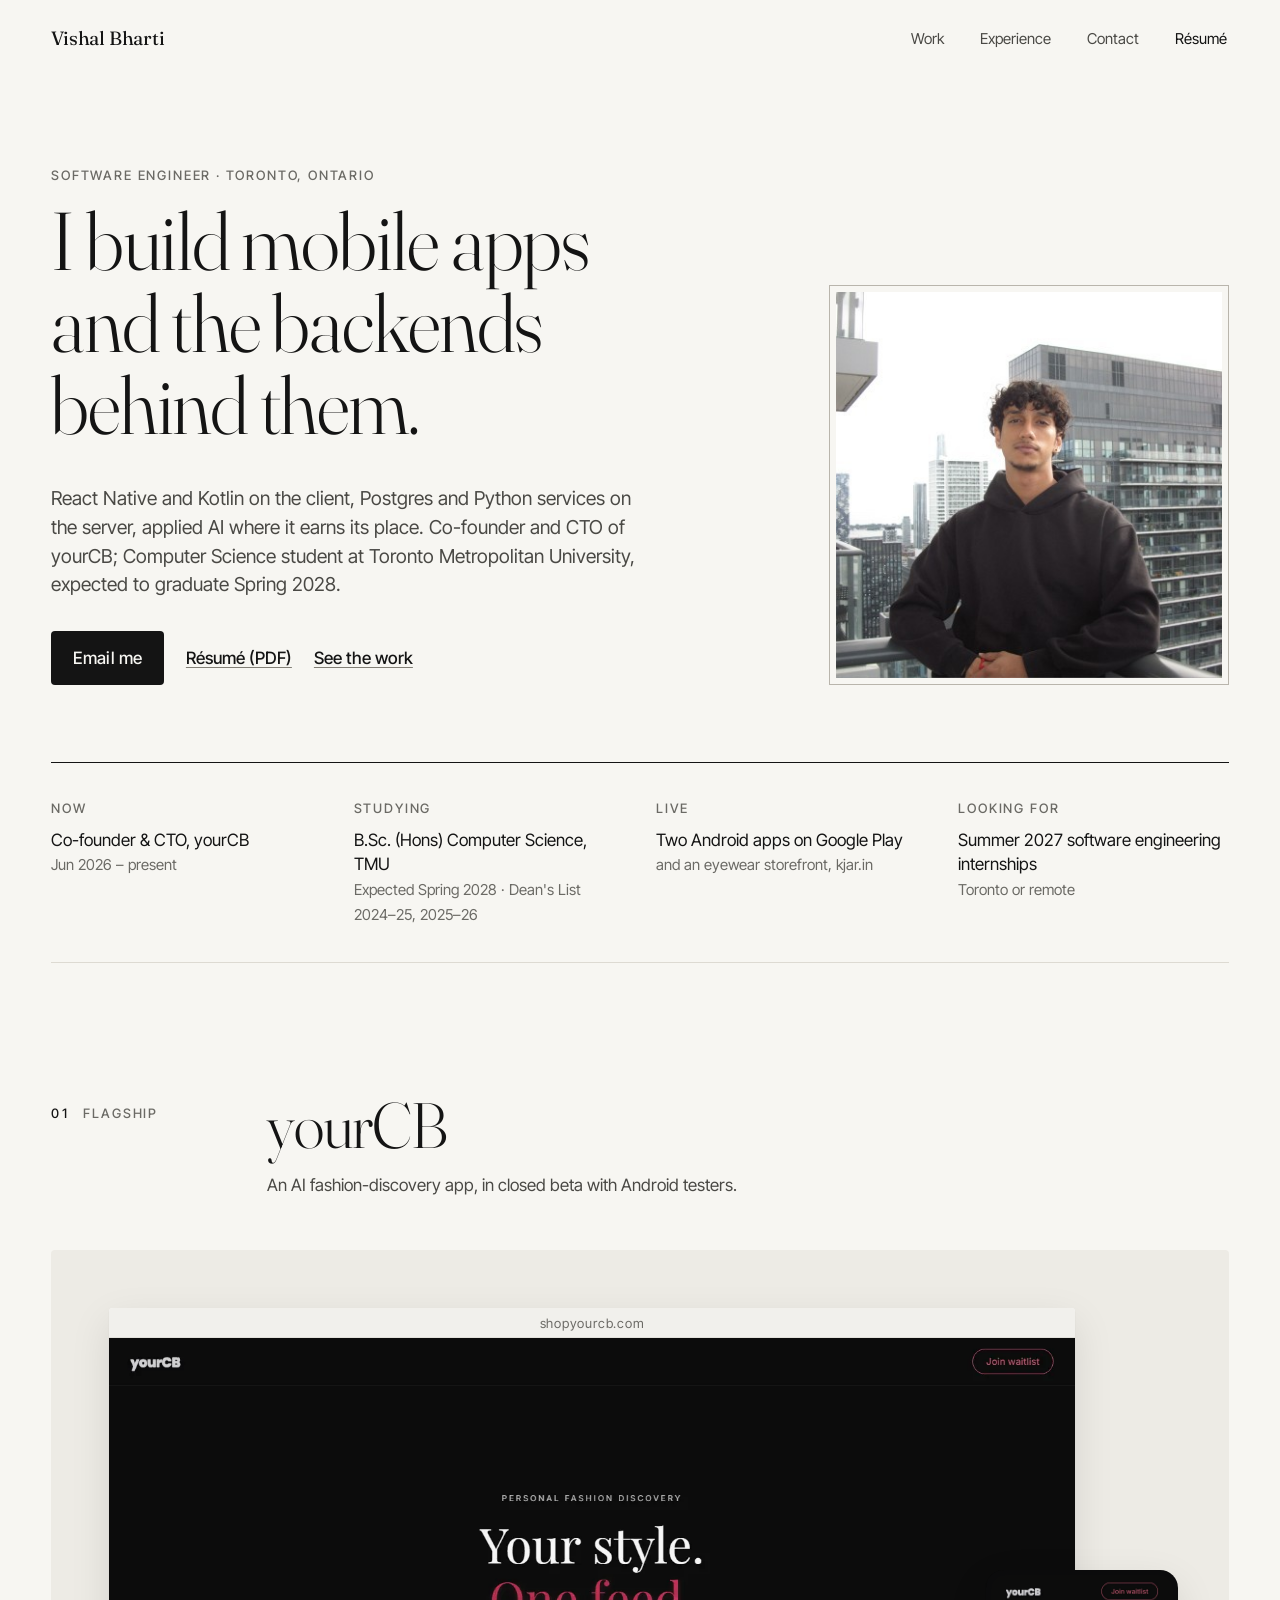
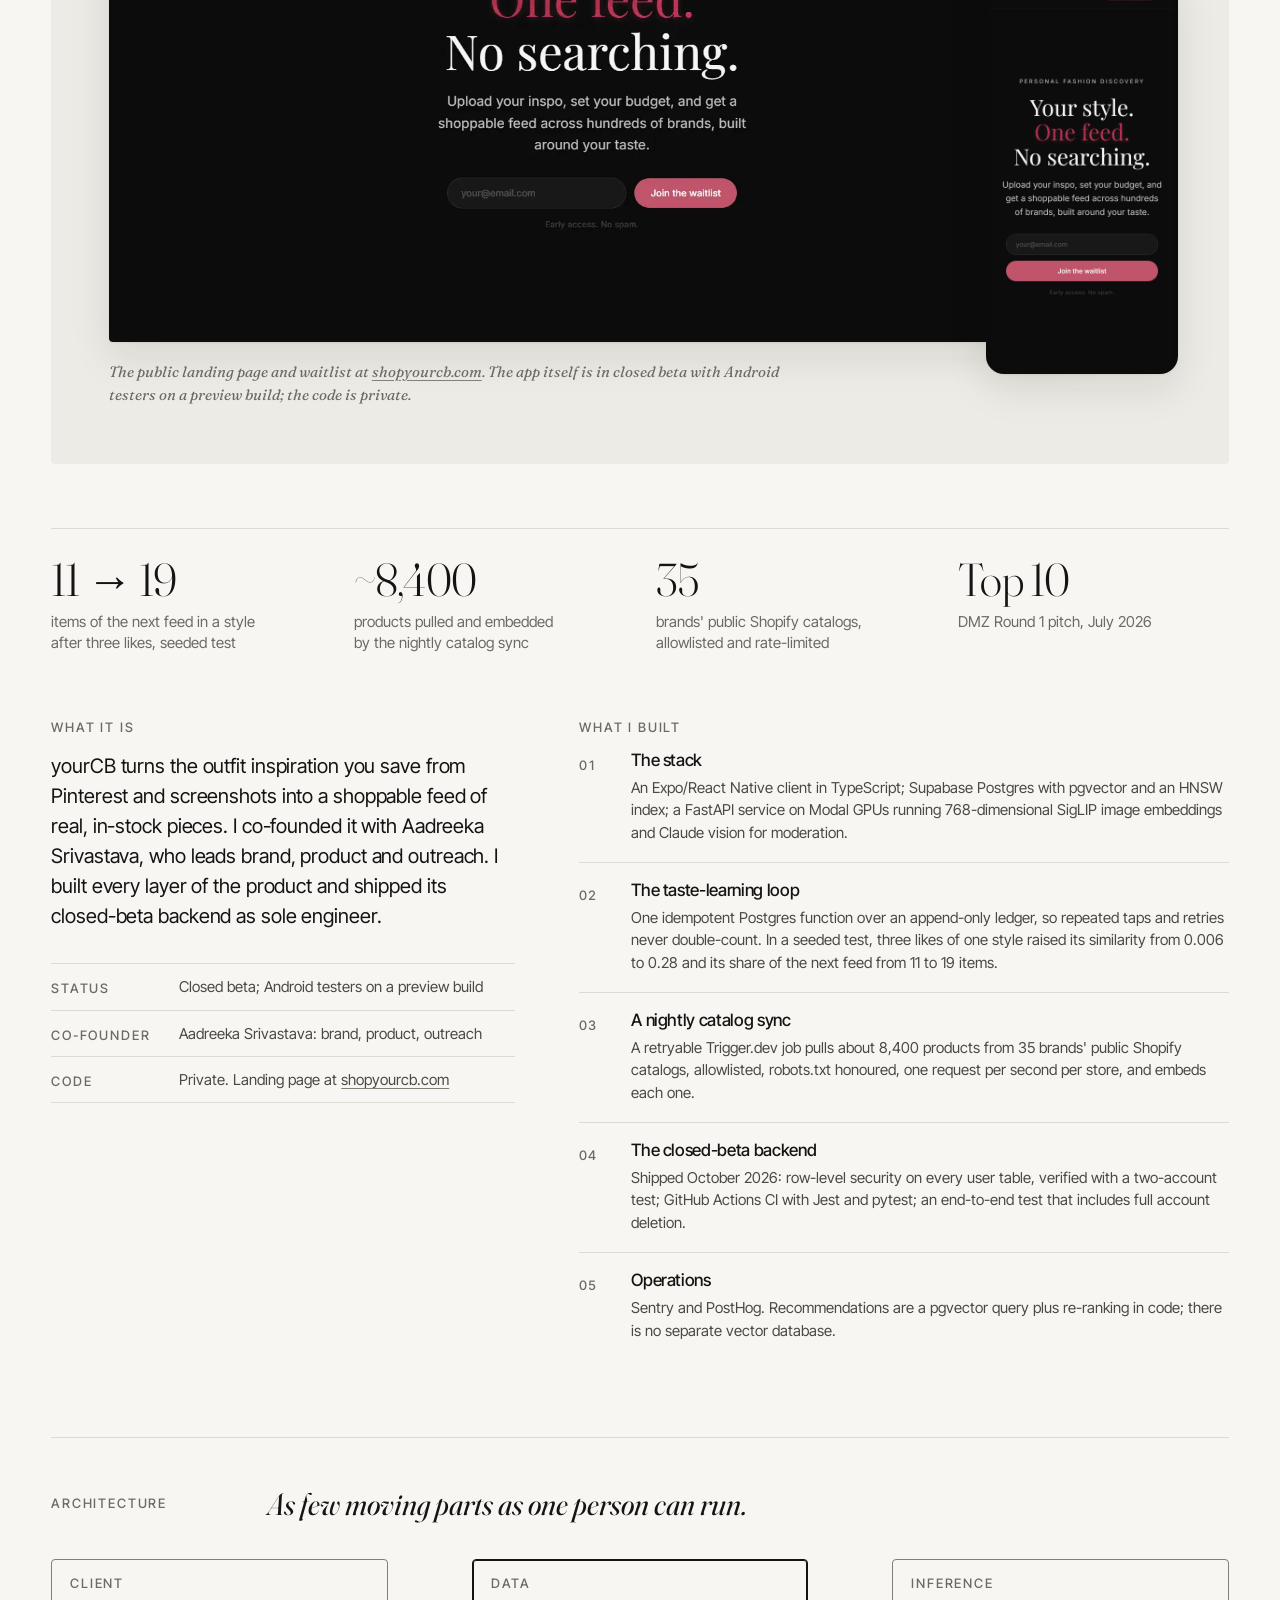
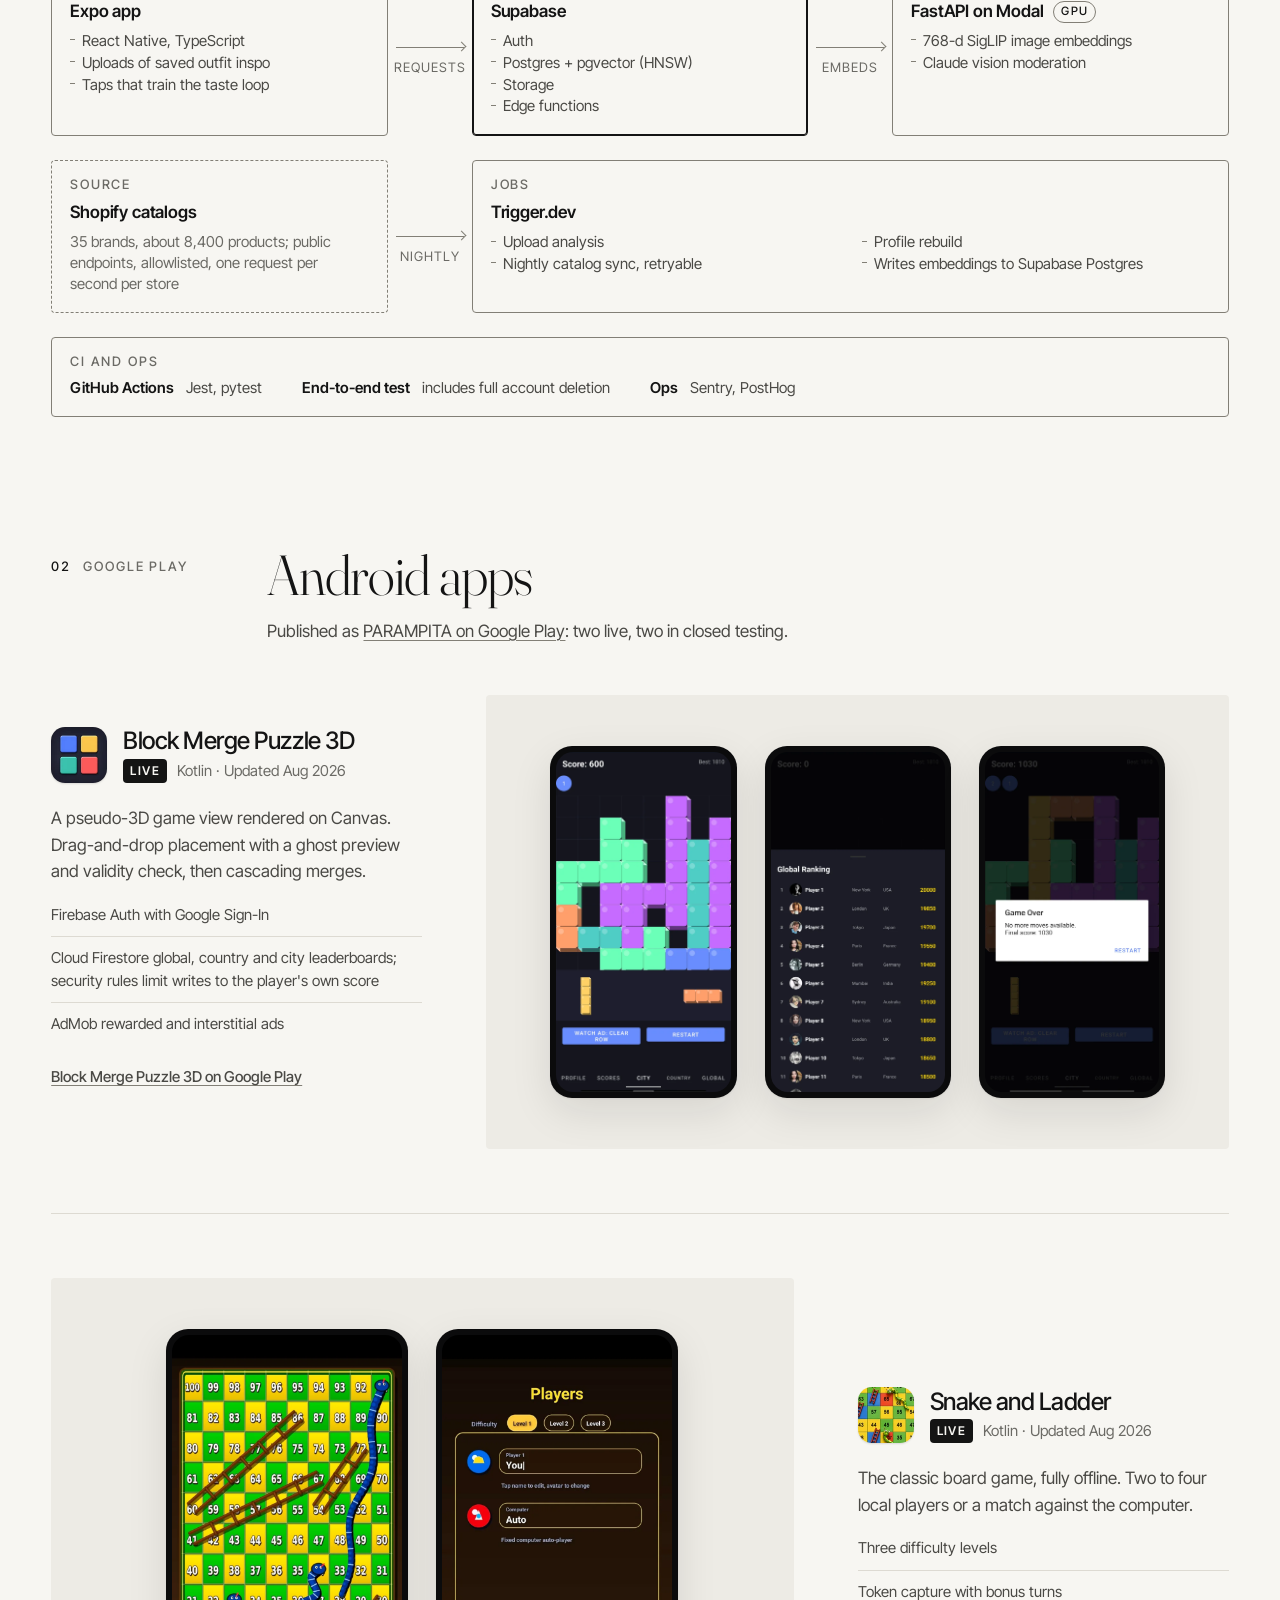
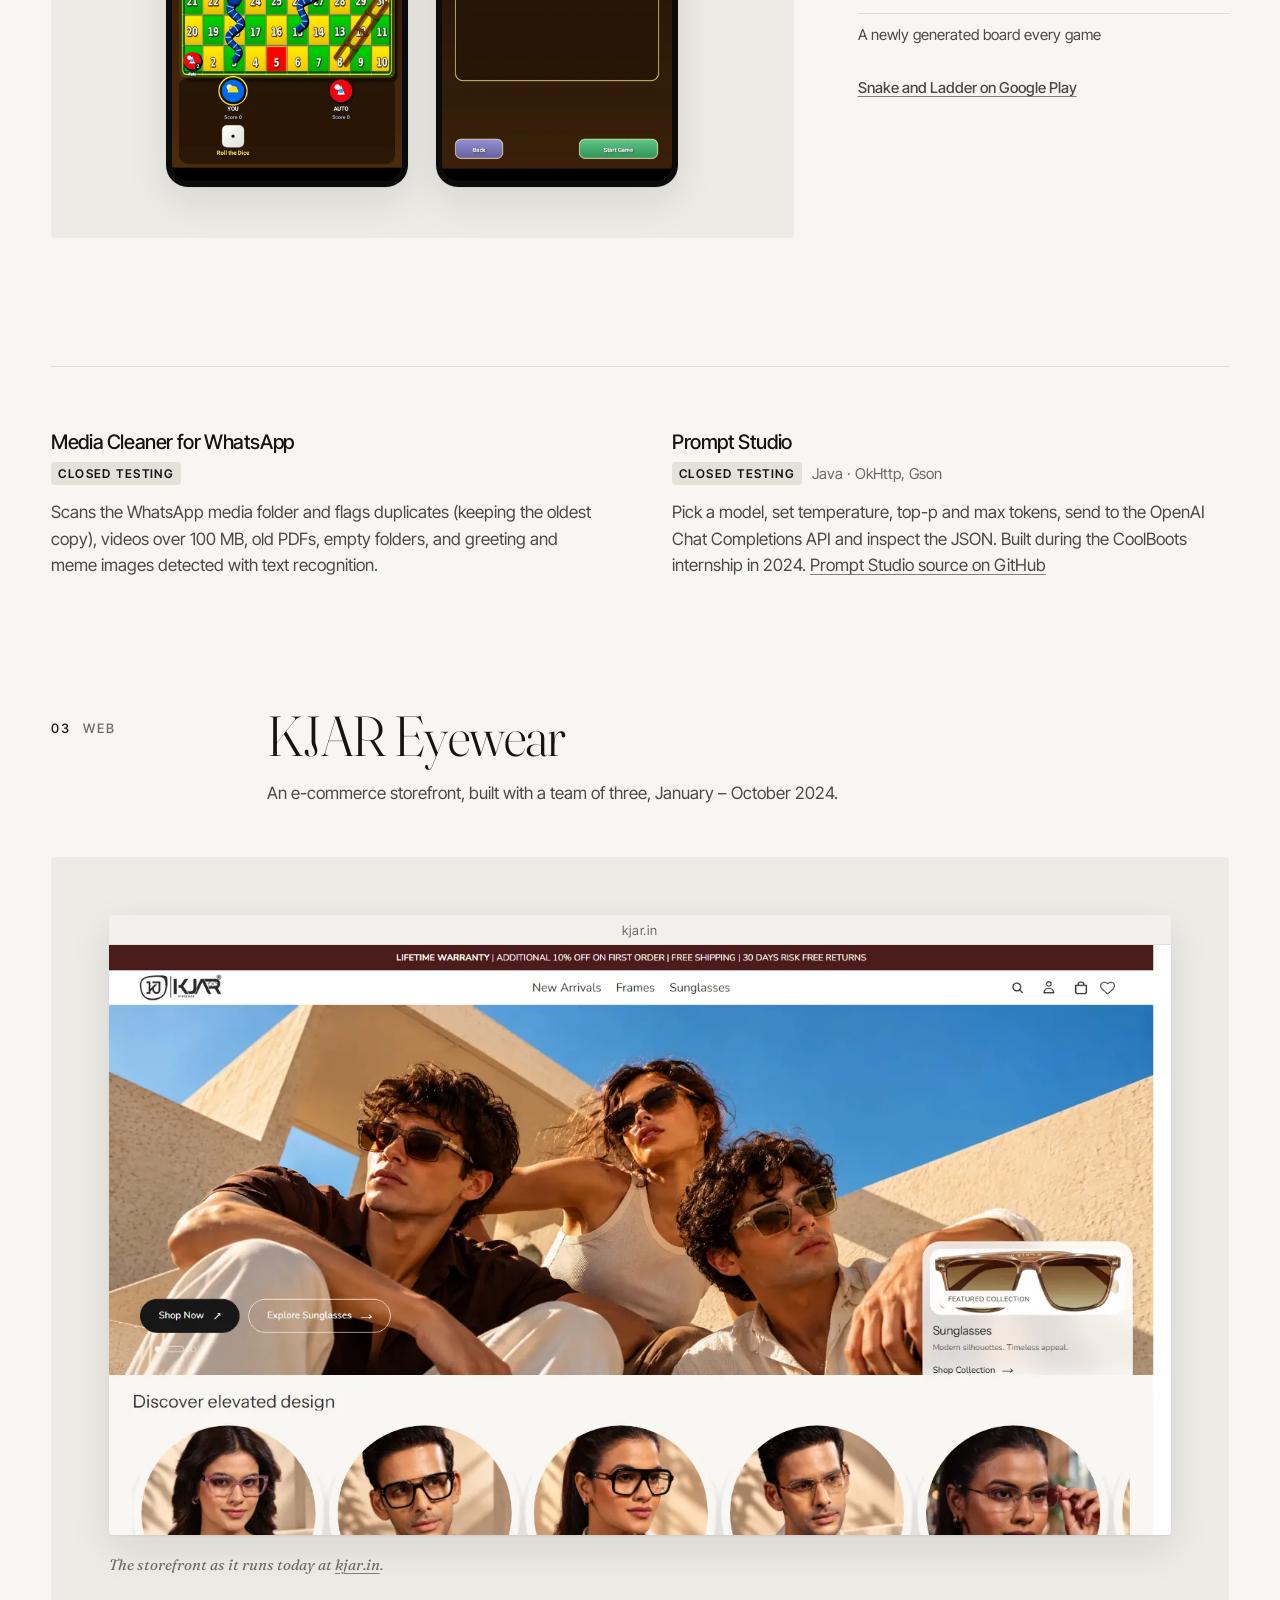
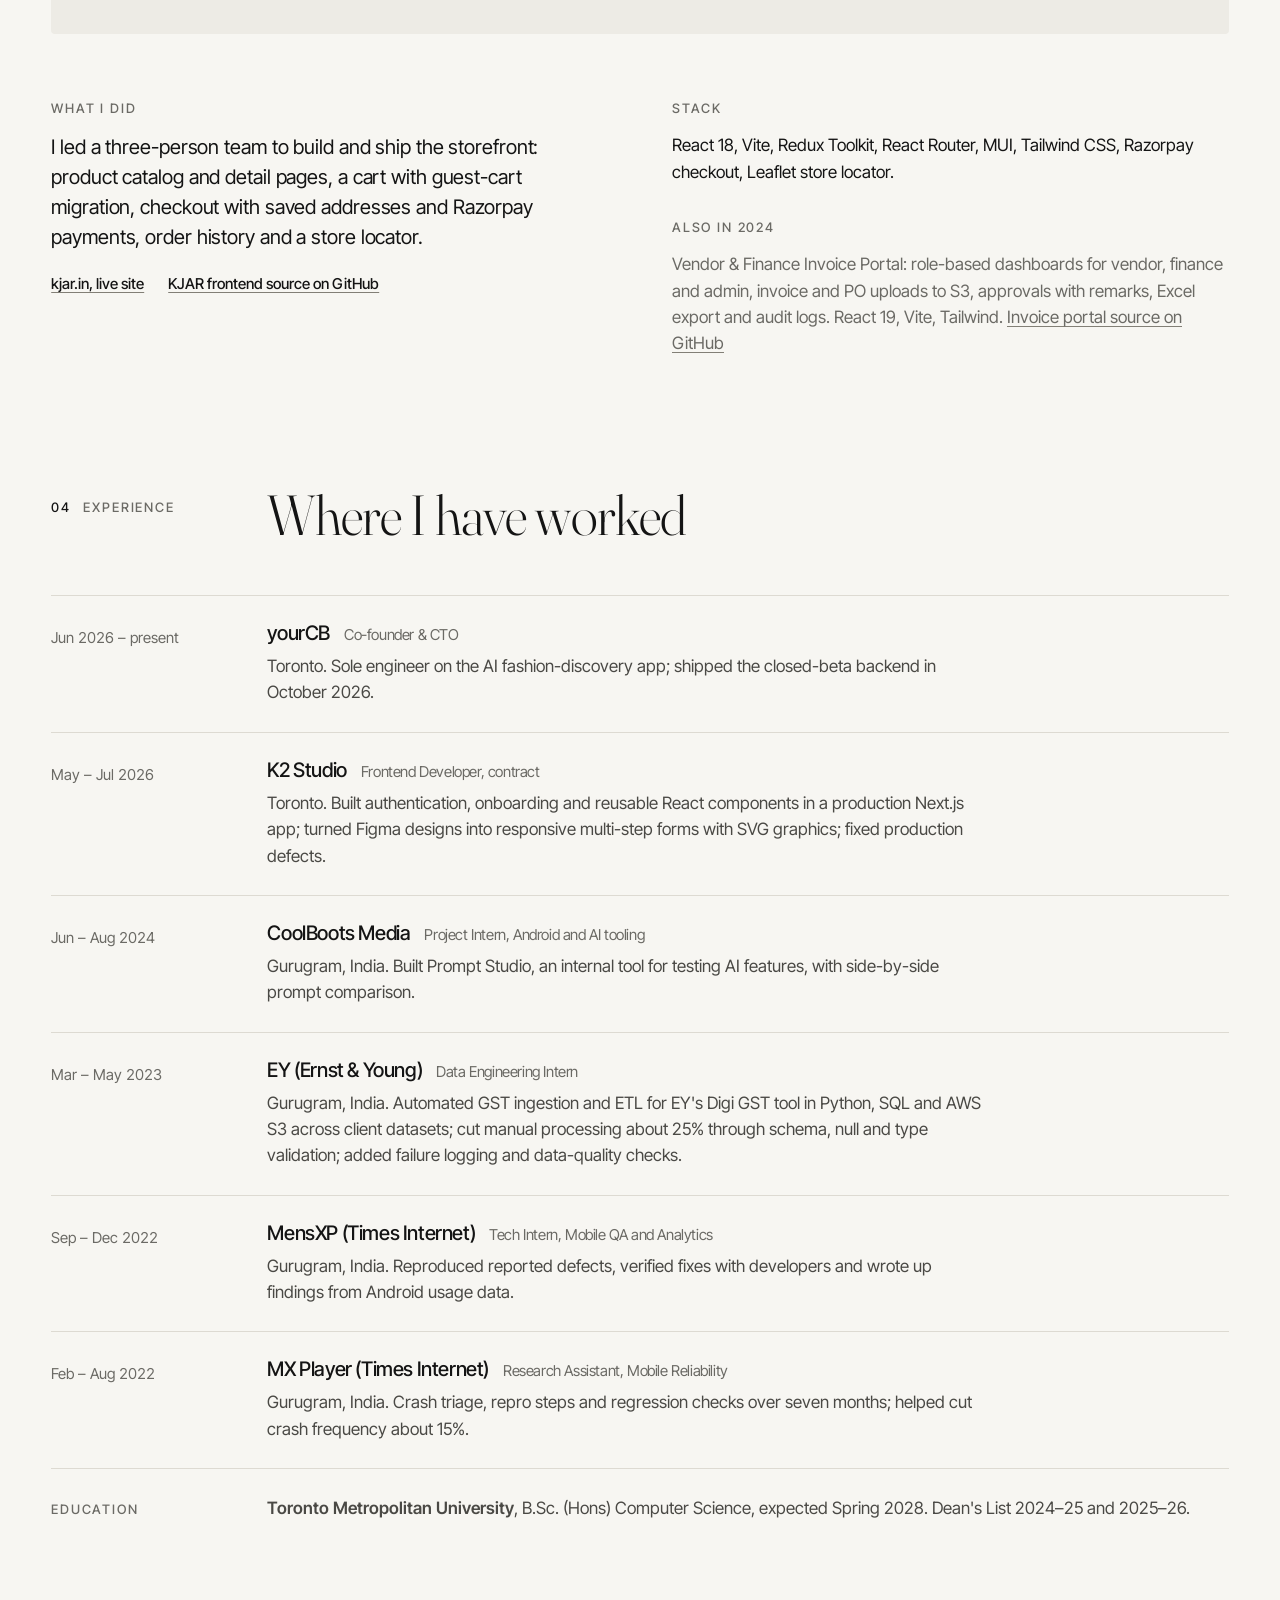
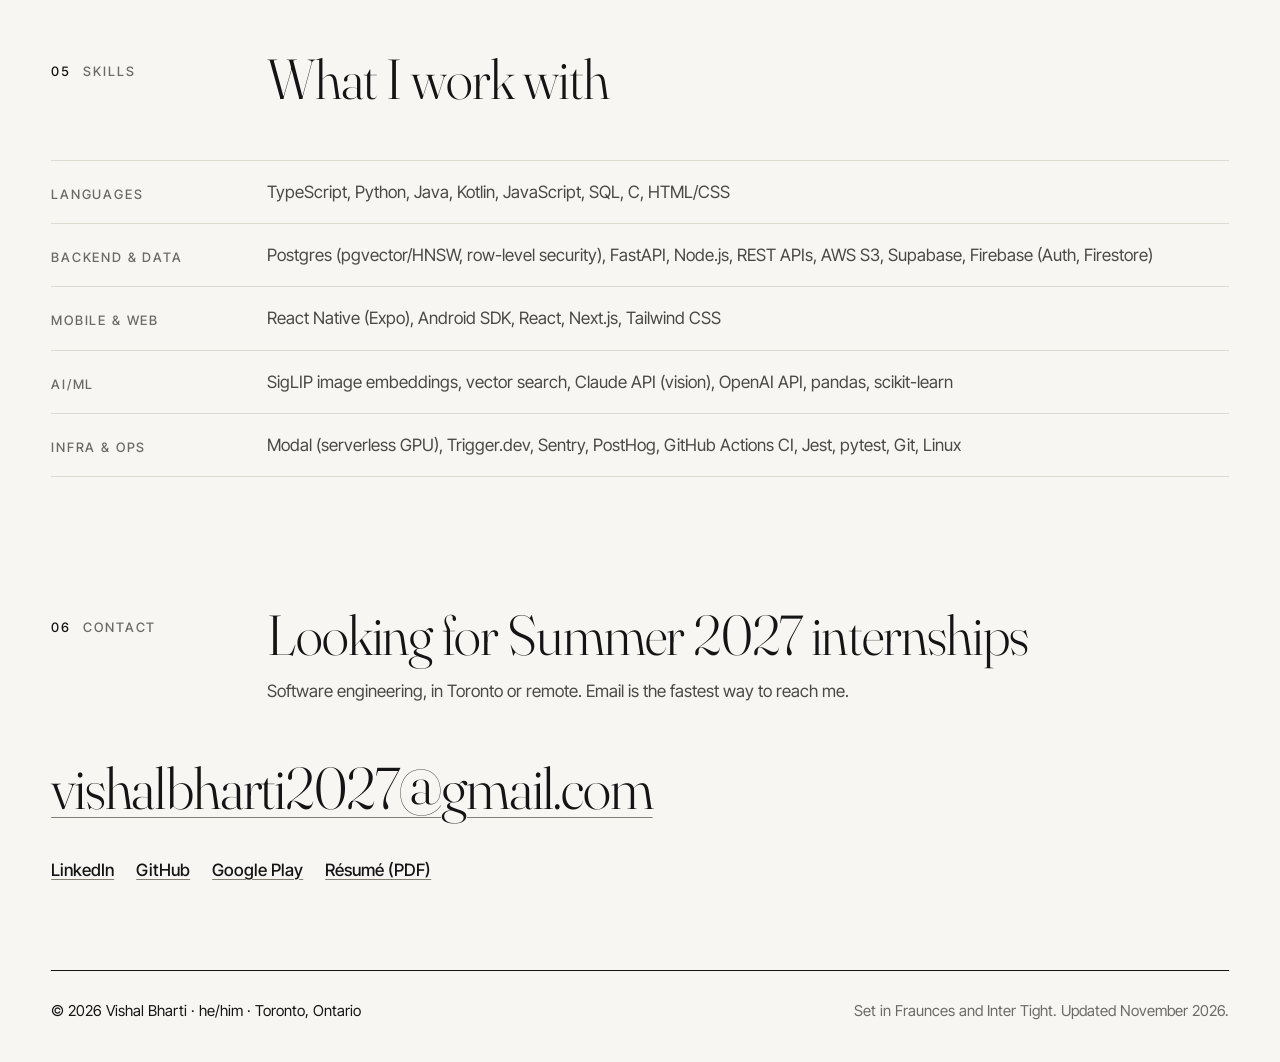
<file: index.html>
<!DOCTYPE html>
<html lang="en">
<head>
  <meta charset="utf-8">
  <meta name="viewport" content="width=device-width, initial-scale=1">
  <title>Vishal Bharti</title>
  <meta name="description" content="Vishal Bharti, co-founder and CTO of yourCB and Computer Science student at Toronto Metropolitan University, builds mobile apps and their backends. Two Android apps on Google Play. Seeking Summer 2027 software engineering internships, Toronto or remote.">
  <meta name="author" content="Vishal Bharti">
  <meta name="color-scheme" content="light">
  <meta name="theme-color" content="#f7f6f2">
  <meta property="og:type" content="website">
  <meta property="og:site_name" content="Vishal Bharti">
  <meta property="og:locale" content="en_CA">
  <meta property="og:title" content="Vishal Bharti">
  <meta property="og:description" content="Co-founder and CTO of yourCB. React Native and Kotlin clients, Postgres and Python backends. Seeking Summer 2027 software engineering internships, Toronto or remote.">
  <meta property="og:url" content="https://vishalbharti08.github.io/">
  <meta property="og:image" content="https://vishalbharti08.github.io/assets/vishal.jpg">
  <meta property="og:image:width" content="400">
  <meta property="og:image:height" content="400">
  <meta property="og:image:alt" content="Vishal Bharti in downtown Toronto">
  <meta name="twitter:card" content="summary">
  <link rel="canonical" href="https://vishalbharti08.github.io/">
  <link rel="icon" href="data:image/svg+xml,%3Csvg xmlns='http://www.w3.org/2000/svg' viewBox='0 0 64 64'%3E%3Crect width='64' height='64' rx='14' fill='%23141414'/%3E%3Ctext x='32' y='43' font-family='Georgia,serif' font-size='30' font-weight='400' letter-spacing='-1' text-anchor='middle' fill='%23f7f6f2'%3EVB%3C/text%3E%3C/svg%3E">
  <link rel="icon" type="image/png" sizes="32x32" href="assets/favicon-32.png">
  <link rel="apple-touch-icon" href="assets/apple-touch-icon.png">
  <link rel="preconnect" href="https://fonts.googleapis.com">
  <link rel="preconnect" href="https://fonts.gstatic.com" crossorigin>
  <link href="https://fonts.googleapis.com/css2?family=Fraunces:ital,opsz,wght@0,9..144,300;0,9..144,400;1,9..144,400&family=Inter+Tight:wght@400;500;600&display=swap" rel="stylesheet">
  <link rel="stylesheet" href="styles.css">
</head>
<body>
  <a class="skip" href="#main">Skip to content</a>

  <header class="site-head">
    <a class="wordmark" href="#main" aria-label="Vishal Bharti, home">Vishal Bharti</a>
    <nav class="site-nav" aria-label="Sections">
      <a href="#work">Work</a>
      <a href="#experience">Experience</a>
      <a href="#contact">Contact</a>
      <a class="nav-resume" href="assets/Vishal_Bharti_Resume.pdf" download title="PDF, 303 KB">Résumé</a>
    </nav>
  </header>

  <main id="main">

    <!-- Hero -->
    <section class="hero" aria-labelledby="hero-title">
      <div class="hero-text">
        <p class="eyebrow">Software engineer · Toronto, Ontario</p>
        <h1 id="hero-title">I build mobile apps and the backends behind them.</h1>
        <p class="lede">React Native and Kotlin on the client, Postgres and Python services on the server, applied AI where it earns its place. Co-founder and CTO of yourCB; Computer Science student at Toronto Metropolitan University, expected to graduate Spring 2028.</p>
        <p class="hero-cta">
          <a class="button" href="mailto:vishalbharti2027@gmail.com">Email me</a>
          <a class="text-link" href="assets/Vishal_Bharti_Resume.pdf" download>Résumé (PDF)</a>
          <a class="text-link" href="#work">See the work</a>
        </p>
      </div>
      <figure class="hero-photo">
        <img src="assets/vishal.jpg" width="400" height="400" alt="Vishal Bharti on a balcony in downtown Toronto, office towers behind him" fetchpriority="high">
      </figure>
    </section>

    <!-- Facts -->
    <dl class="facts" role="group" aria-label="At a glance">
      <div>
        <dt>Now</dt>
        <dd>Co-founder &amp; CTO, yourCB<br><span class="muted">Jun 2026 – present</span></dd>
      </div>
      <div>
        <dt>Studying</dt>
        <dd>B.Sc. (Hons) Computer Science, TMU<br><span class="muted">Expected Spring 2028 · Dean's List <span class="nowrap">2024–25, 2025–26</span></span></dd>
      </div>
      <div>
        <dt>Live</dt>
        <dd>Two Android apps on Google Play<br><span class="muted">and an eyewear storefront, kjar.in</span></dd>
      </div>
      <div>
        <dt>Looking for</dt>
        <dd>Summer 2027 software engineering internships<br><span class="muted">Toronto or remote</span></dd>
      </div>
    </dl>

    <!-- Work: yourCB -->
    <section class="section section-flagship" id="work" aria-labelledby="yourcb-title">
      <header class="section-head">
        <p class="index">01 <span>Flagship</span></p>
        <div class="section-title">
          <h2 id="yourcb-title">yourCB</h2>
          <p class="section-sub">An AI fashion-discovery app, in closed beta with Android testers.</p>
        </div>
      </header>

      <figure class="band band-yourcb">
        <div class="browser-frame" data-url="shopyourcb.com">
          <img class="shot-desktop" src="assets/yourcb-site-desktop.webp" width="1440" height="900" alt="shopyourcb.com landing page on a dark background with the headline 'Your style. One feed. No searching.' and a waitlist form" loading="lazy">
        </div>
        <div class="phone-frame phone-frame-overlap">
          <img class="shot-mobile" src="assets/yourcb-site-mobile.webp" width="780" height="1688" alt="shopyourcb.com on a phone: the same headline and waitlist form stacked for a narrow screen" loading="lazy">
        </div>
        <figcaption>The public landing page and waitlist at <a href="https://shopyourcb.com" rel="noopener">shopyourcb.com</a>. The app itself is in closed beta with Android testers on a preview build; the code is private.</figcaption>
      </figure>

      <ul class="stats" aria-label="yourCB in numbers">
        <li><span class="stat-n">11 → 19</span><span class="stat-l">items of the next feed in a style after three likes, seeded test</span></li>
        <li><span class="stat-n">~8,400</span><span class="stat-l">products pulled and embedded by the nightly catalog sync</span></li>
        <li><span class="stat-n">35</span><span class="stat-l">brands' public Shopify catalogs, allowlisted and rate-limited</span></li>
        <li><span class="stat-n">Top 10</span><span class="stat-l">DMZ Round 1 pitch, July 2026</span></li>
      </ul>

      <div class="cols cols-2 cols-flagship">
        <div>
          <p class="eyebrow">What it is</p>
          <p class="body-lg">yourCB turns the outfit inspiration you save from Pinterest and screenshots into a shoppable feed of real, in-stock pieces. I co-founded it with Aadreeka Srivastava, who leads brand, product and outreach. I built every layer of the product and shipped its closed-beta backend as sole engineer.</p>
          <dl class="facts-col">
            <div><dt>Status</dt><dd>Closed beta; Android testers on a preview build</dd></div>
            <div><dt>Co-founder</dt><dd>Aadreeka Srivastava: brand, product, outreach</dd></div>
            <div><dt>Code</dt><dd>Private. Landing page at <a href="https://shopyourcb.com" rel="noopener">shopyourcb.com</a></dd></div>
          </dl>
        </div>
        <div>
          <p class="eyebrow">What I built</p>
          <ol class="built">
            <li>
              <h3>The stack</h3>
              <p>An Expo/React Native client in TypeScript; Supabase Postgres with pgvector and an HNSW index; a FastAPI service on Modal GPUs running 768-dimensional SigLIP image embeddings and Claude vision for moderation.</p>
            </li>
            <li>
              <h3>The taste-learning loop</h3>
              <p>One idempotent Postgres function over an append-only ledger, so repeated taps and retries never double-count. In a seeded test, three likes of one style raised its similarity from 0.006 to 0.28 and its share of the next feed from 11 to 19 items.</p>
            </li>
            <li>
              <h3>A nightly catalog sync</h3>
              <p>A retryable Trigger.dev job pulls about 8,400 products from 35 brands' public Shopify catalogs, allowlisted, robots.txt honoured, one request per second per store, and embeds each one.</p>
            </li>
            <li>
              <h3>The closed-beta backend</h3>
              <p>Shipped October 2026: row-level security on every user table, verified with a two-account test; GitHub Actions CI with Jest and pytest; an end-to-end test that includes full account deletion.</p>
            </li>
            <li>
              <h3>Operations</h3>
              <p>Sentry and PostHog. Recommendations are a pgvector query plus re-ranking in code; there is no separate vector database.</p>
            </li>
          </ol>
        </div>
      </div>

      <div class="arch">
        <div class="arch-head">
          <p class="eyebrow" id="arch-title">Architecture</p>
          <p class="pull">As few moving parts as one person can run.</p>
        </div>
        <div class="arch-grid" role="group" aria-labelledby="arch-title">
          <div class="node" data-step="Client">
            <p class="node-title">Expo app</p>
            <ul class="node-list"><li>React Native, TypeScript</li><li>Uploads of saved outfit inspo</li><li>Taps that train the taste loop</li></ul>
          </div>
          <span class="arrow" data-label="requests"><span class="sr-only">then, requests,</span></span>
          <div class="node node-core" data-step="Data">
            <p class="node-title">Supabase</p>
            <ul class="node-list"><li>Auth</li><li>Postgres + pgvector (HNSW)</li><li>Storage</li><li>Edge functions</li></ul>
          </div>
          <span class="arrow" data-label="embeds"><span class="sr-only">then, embeds,</span></span>
          <div class="node" data-step="Inference">
            <p class="node-title">FastAPI on Modal <span class="pill">GPU</span></p>
            <ul class="node-list"><li>768-d SigLIP image embeddings</li><li>Claude vision moderation</li></ul>
          </div>

          <div class="node node-quiet node-newrow" data-step="Source">
            <p class="node-title">Shopify catalogs</p>
            <p class="node-sub">35 brands, about 8,400 products; public endpoints, allowlisted, one request per second per store</p>
          </div>
          <span class="arrow" data-label="nightly"><span class="sr-only">then, nightly,</span></span>
          <div class="node node-span" data-step="Jobs">
            <p class="node-title">Trigger.dev</p>
            <ul class="node-list node-list-2"><li>Upload analysis</li><li>Profile rebuild</li><li>Nightly catalog sync, retryable</li><li>Writes embeddings to Supabase Postgres</li></ul>
          </div>

          <div class="node node-wide" data-step="CI and ops">
            <ul class="node-row"><li><strong>GitHub Actions</strong> Jest, pytest</li><li><strong>End-to-end test</strong> includes full account deletion</li><li><strong>Ops</strong> Sentry, PostHog</li></ul>
          </div>
        </div>
      </div>
    </section>

    <!-- Work: Google Play -->
    <section class="section" aria-labelledby="play-title">
      <header class="section-head">
        <p class="index">02 <span>Google Play</span></p>
        <div class="section-title">
          <h2 id="play-title">Android apps</h2>
          <p class="section-sub">Published as <a href="https://play.google.com/store/apps/developer?id=PARAMPITA" rel="noopener">PARAMPITA on Google Play</a>: two live, two in closed testing.</p>
        </div>
      </header>

      <article class="app" aria-labelledby="bm-title">
        <div class="app-text">
          <div class="app-mark">
            <img src="assets/blockmerge-icon.webp" width="112" height="112" alt="" loading="lazy">
            <div>
              <h3 id="bm-title">Block Merge Puzzle 3D</h3>
              <p class="app-meta"><span class="status">Live</span> Kotlin · Updated Aug 2026</p>
            </div>
          </div>
          <p>A pseudo-3D game view rendered on Canvas. Drag-and-drop placement with a ghost preview and validity check, then cascading merges.</p>
          <ul class="points points-tight">
            <li>Firebase Auth with Google Sign-In</li>
            <li>Cloud Firestore global, country and city leaderboards; security rules limit writes to the player's own score</li>
            <li>AdMob rewarded and interstitial ads</li>
          </ul>
          <p class="meta-row"><a href="https://play.google.com/store/apps/details?id=com.vb.blockmergepuzzle" rel="noopener">Block Merge Puzzle 3D on Google Play</a></p>
        </div>
        <div class="app-shots-wrap">
          <div class="app-shots">
            <div class="phone-frame phone-crop crop-ad"><img src="assets/blockmerge-shot-game.webp" width="720" height="1603" alt="Block Merge Puzzle 3D gameplay: a dark grid of coloured blocks with two pieces waiting below" loading="lazy"></div>
            <div class="phone-frame phone-crop crop-ad"><img src="assets/blockmerge-shot-leaderboard.webp" width="720" height="1603" alt="Block Merge Puzzle 3D global leaderboard, a ranked list of player scores" loading="lazy"></div>
            <div class="phone-frame phone-crop crop-ad"><img src="assets/blockmerge-shot-gameover.webp" width="720" height="1603" alt="Block Merge Puzzle 3D game-over dialog showing the final score" loading="lazy"></div>
          </div>
          <p class="swipe-hint">Swipe for more screens</p>
        </div>
      </article>

      <article class="app app-reverse" aria-labelledby="sl-title">
        <div class="app-text">
          <div class="app-mark">
            <img src="assets/snakeladder-icon.webp" width="112" height="112" alt="" loading="lazy">
            <div>
              <h3 id="sl-title">Snake and Ladder</h3>
              <p class="app-meta"><span class="status">Live</span> Kotlin · Updated Aug 2026</p>
            </div>
          </div>
          <p>The classic board game, fully offline. Two to four local players or a match against the computer.</p>
          <ul class="points points-tight">
            <li>Three difficulty levels</li>
            <li>Token capture with bonus turns</li>
            <li>A newly generated board every game</li>
          </ul>
          <p class="meta-row"><a href="https://play.google.com/store/apps/details?id=com.snakeladder.classic.vb" rel="noopener">Snake and Ladder on Google Play</a></p>
        </div>
        <div class="app-shots-wrap">
          <div class="app-shots app-shots-2">
            <div class="phone-frame phone-crop crop-board"><img src="assets/snakeladder-shot-board.webp" width="720" height="1455" alt="Snake and Ladder board of 100 numbered squares with snakes and ladders, dice below" loading="lazy"></div>
            <div class="phone-frame phone-crop crop-players"><img src="assets/snakeladder-shot-players.webp" width="720" height="1455" alt="Snake and Ladder player setup screen with difficulty levels and two player names" loading="lazy"></div>
          </div>
          <p class="swipe-hint">Swipe for more screens</p>
        </div>
      </article>

      <div class="cols cols-2 cols-rule">
        <article aria-labelledby="mc-title">
          <h3 class="h-small" id="mc-title">Media Cleaner for WhatsApp</h3>
          <p class="app-meta"><span class="status status-quiet">Closed testing</span></p>
          <p>Scans the WhatsApp media folder and flags duplicates (keeping the oldest copy), videos over 100 MB, old PDFs, empty folders, and greeting and meme images detected with text recognition.</p>
        </article>
        <article aria-labelledby="ps-title">
          <h3 class="h-small" id="ps-title">Prompt Studio</h3>
          <p class="app-meta"><span class="status status-quiet">Closed testing</span> Java · OkHttp, Gson</p>
          <p>Pick a model, set temperature, top-p and max tokens, send to the OpenAI Chat Completions API and inspect the JSON. Built during the CoolBoots internship in 2024. <a href="https://github.com/vishalbharti08/PromptStudio" rel="noopener">Prompt Studio source on GitHub</a></p>
        </article>
      </div>
    </section>

    <!-- Work: KJAR -->
    <section class="section" aria-labelledby="kjar-title">
      <header class="section-head">
        <p class="index">03 <span>Web</span></p>
        <div class="section-title">
          <h2 id="kjar-title">KJAR Eyewear</h2>
          <p class="section-sub">An e-commerce storefront, built with a team of three, January – October 2024.</p>
        </div>
      </header>

      <figure class="band band-kjar">
        <div class="browser-frame" data-url="kjar.in">
          <img src="assets/kjar-desktop.webp" width="1440" height="900" alt="kjar.in homepage: three people in sunglasses against a sunlit wall, with Shop Now and Explore Sunglasses buttons" loading="lazy">
        </div>
        <figcaption>The storefront as it runs today at <a href="https://kjar.in" rel="noopener">kjar.in</a>.</figcaption>
      </figure>

      <div class="cols cols-2">
        <div>
          <p class="eyebrow">What I did</p>
          <p class="body-lg">I led a three-person team to build and ship the storefront: product catalog and detail pages, a cart with guest-cart migration, checkout with saved addresses and Razorpay payments, order history and a store locator.</p>
          <p class="meta-row"><a href="https://kjar.in" rel="noopener">kjar.in, live site</a> <a href="https://github.com/vishalbharti08/kjar.in" rel="noopener">KJAR frontend source on GitHub</a></p>
        </div>
        <div>
          <p class="eyebrow">Stack</p>
          <p>React 18, Vite, Redux Toolkit, React Router, MUI, Tailwind CSS, Razorpay checkout, Leaflet store locator.</p>
          <p class="eyebrow eyebrow-gap">Also in 2024</p>
          <p class="muted">Vendor &amp; Finance Invoice Portal: role-based dashboards for vendor, finance and admin, invoice and PO uploads to S3, approvals with remarks, Excel export and audit logs. React 19, Vite, Tailwind. <a href="https://github.com/vishalbharti08/Invoice-fullstack" rel="noopener">Invoice portal source on GitHub</a></p>
        </div>
      </div>
    </section>

    <!-- Experience -->
    <section class="section" id="experience" aria-labelledby="exp-title">
      <header class="section-head">
        <p class="index">04 <span>Experience</span></p>
        <div class="section-title">
          <h2 id="exp-title">Where I have worked</h2>
        </div>
      </header>

      <ol class="timeline">
        <li>
          <p class="t-date">Jun 2026 – present</p>
          <div>
            <h3>yourCB <span class="t-role">Co-founder &amp; CTO</span></h3>
            <p>Toronto. Sole engineer on the AI fashion-discovery app; shipped the closed-beta backend in October 2026.</p>
          </div>
        </li>
        <li>
          <p class="t-date">May – Jul 2026</p>
          <div>
            <h3>K2 Studio <span class="t-role">Frontend Developer, contract</span></h3>
            <p>Toronto. Built authentication, onboarding and reusable React components in a production Next.js app; turned Figma designs into responsive multi-step forms with SVG graphics; fixed production defects.</p>
          </div>
        </li>
        <li>
          <p class="t-date">Jun – Aug 2024</p>
          <div>
            <h3>CoolBoots Media <span class="t-role">Project Intern, Android and AI tooling</span></h3>
            <p>Gurugram, India. Built Prompt Studio, an internal tool for testing AI features, with side-by-side prompt comparison.</p>
          </div>
        </li>
        <li>
          <p class="t-date">Mar – May 2023</p>
          <div>
            <h3>EY (Ernst &amp; Young) <span class="t-role">Data Engineering Intern</span></h3>
            <p>Gurugram, India. Automated GST ingestion and ETL for EY's Digi GST tool in Python, SQL and AWS S3 across client datasets; cut manual processing about 25% through schema, null and type validation; added failure logging and data-quality checks.</p>
          </div>
        </li>
        <li>
          <p class="t-date">Sep – Dec 2022</p>
          <div>
            <h3>MensXP (Times Internet) <span class="t-role">Tech Intern, Mobile QA and Analytics</span></h3>
            <p>Gurugram, India. Reproduced reported defects, verified fixes with developers and wrote up findings from Android usage data.</p>
          </div>
        </li>
        <li>
          <p class="t-date">Feb – Aug 2022</p>
          <div>
            <h3>MX Player (Times Internet) <span class="t-role">Research Assistant, Mobile Reliability</span></h3>
            <p>Gurugram, India. Crash triage, repro steps and regression checks over seven months; helped cut crash frequency about 15%.</p>
          </div>
        </li>
      </ol>

      <div class="education">
        <p class="eyebrow">Education</p>
        <p><strong>Toronto Metropolitan University</strong>, B.Sc. (Hons) Computer Science, expected Spring 2028. Dean's List 2024–25 and 2025–26.</p>
      </div>
    </section>

    <!-- Skills -->
    <section class="section" aria-labelledby="skills-title">
      <header class="section-head">
        <p class="index">05 <span>Skills</span></p>
        <div class="section-title">
          <h2 id="skills-title">What I work with</h2>
        </div>
      </header>
      <dl class="skills">
        <div><dt>Languages</dt><dd>TypeScript, Python, Java, Kotlin, JavaScript, SQL, C, HTML/CSS</dd></div>
        <div><dt>Backend &amp; data</dt><dd>Postgres (pgvector/HNSW, row-level security), FastAPI, Node.js, REST APIs, AWS S3, Supabase, Firebase (Auth, Firestore)</dd></div>
        <div><dt>Mobile &amp; web</dt><dd>React Native (Expo), Android SDK, React, Next.js, Tailwind CSS</dd></div>
        <div><dt>AI/ML</dt><dd>SigLIP image embeddings, vector search, Claude API (vision), OpenAI API, pandas, scikit-learn</dd></div>
        <div><dt>Infra &amp; ops</dt><dd>Modal (serverless GPU), Trigger.dev, Sentry, PostHog, GitHub Actions CI, Jest, pytest, Git, Linux</dd></div>
      </dl>
    </section>

    <!-- Contact -->
    <section class="section section-contact" id="contact" aria-labelledby="contact-title">
      <header class="section-head">
        <p class="index">06 <span>Contact</span></p>
        <div class="section-title">
          <h2 id="contact-title">Looking for Summer 2027 internships</h2>
          <p class="section-sub">Software engineering, in Toronto or remote. Email is the fastest way to reach me.</p>
        </div>
      </header>
      <p class="contact-email"><a href="mailto:vishalbharti2027@gmail.com">vishalbharti2027@gmail.com</a></p>
      <ul class="contact-links">
        <li><a href="https://www.linkedin.com/in/vishalbharti08/" rel="me noopener">LinkedIn</a></li>
        <li><a href="https://github.com/vishalbharti08" rel="me noopener">GitHub</a></li>
        <li><a href="https://play.google.com/store/apps/developer?id=PARAMPITA" rel="me noopener">Google Play</a></li>
        <li><a href="assets/Vishal_Bharti_Resume.pdf" download>Résumé (PDF)</a></li>
      </ul>
    </section>
  </main>

  <footer class="site-foot">
    <p>© 2026 Vishal Bharti · he/him · Toronto, Ontario</p>
    <p class="muted">Set in Fraunces and Inter Tight. Updated November 2026.</p>
  </footer>
</body>
</html>
</file>
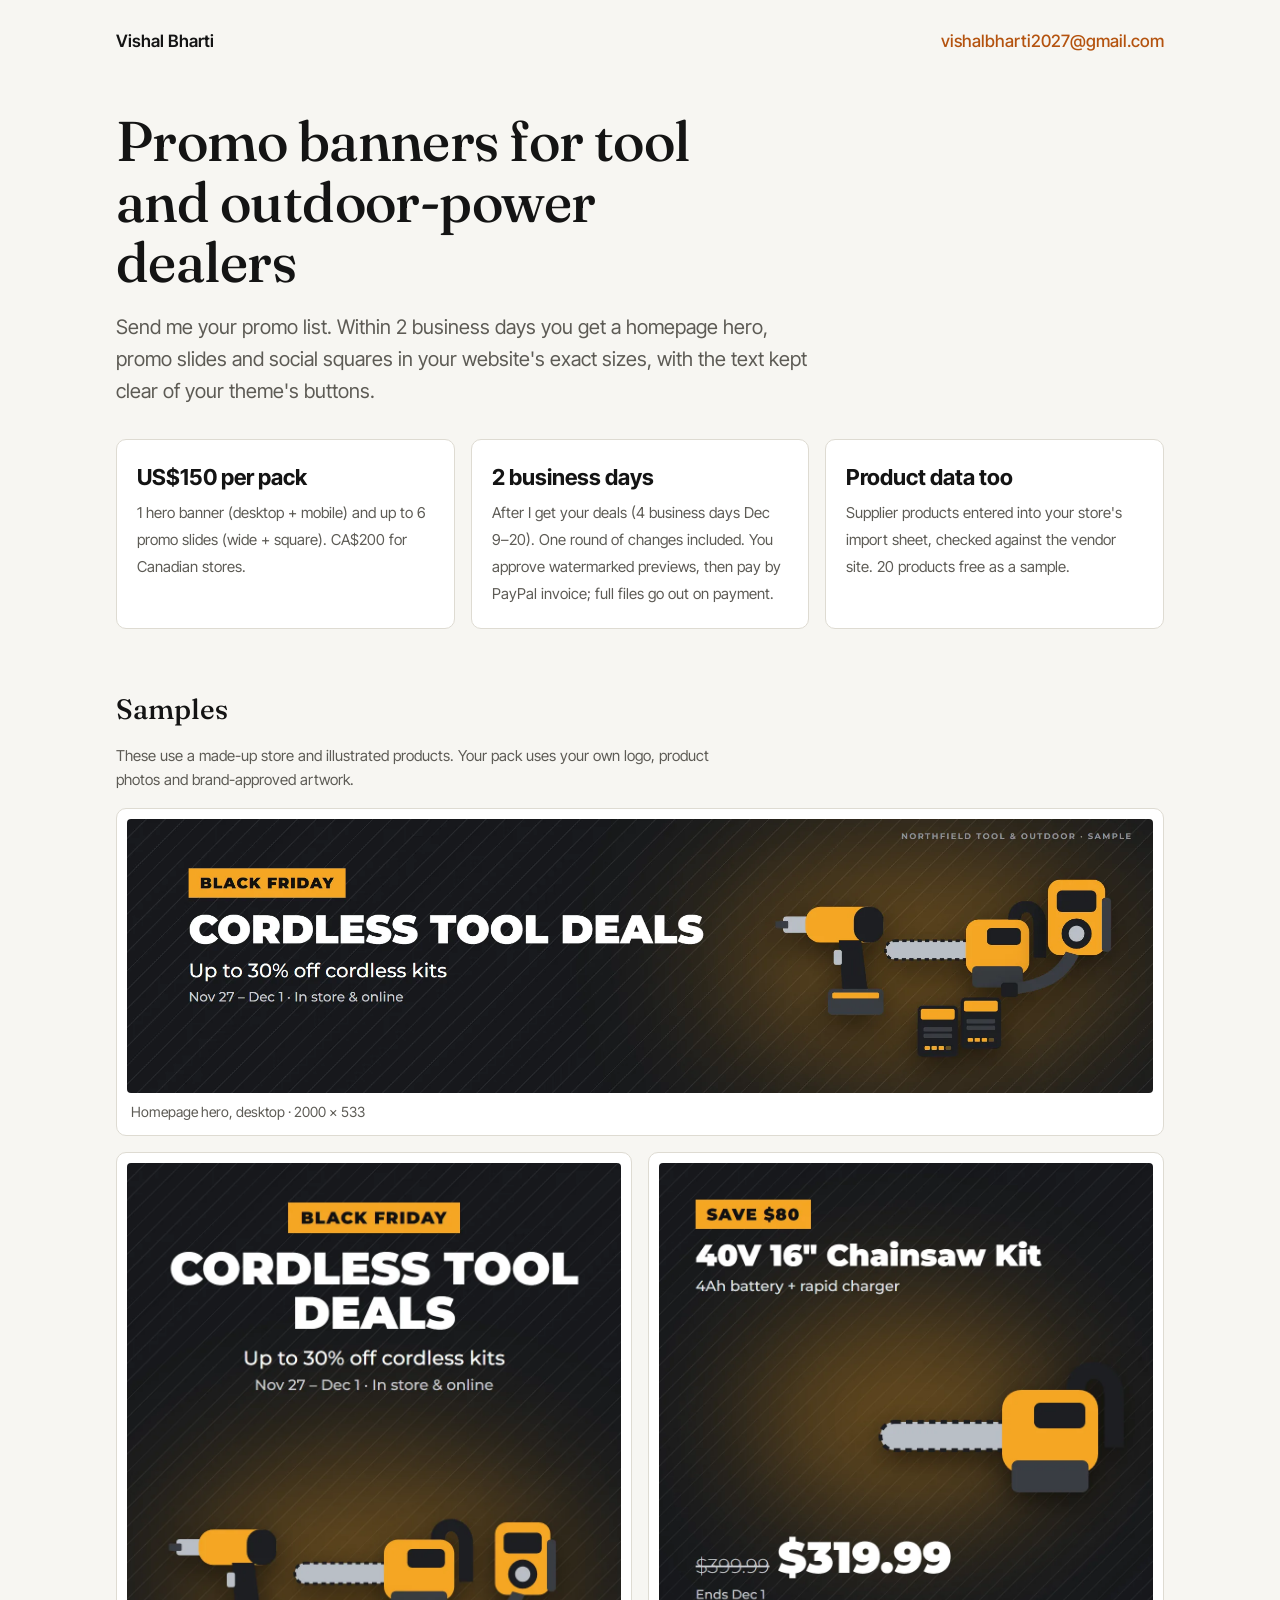
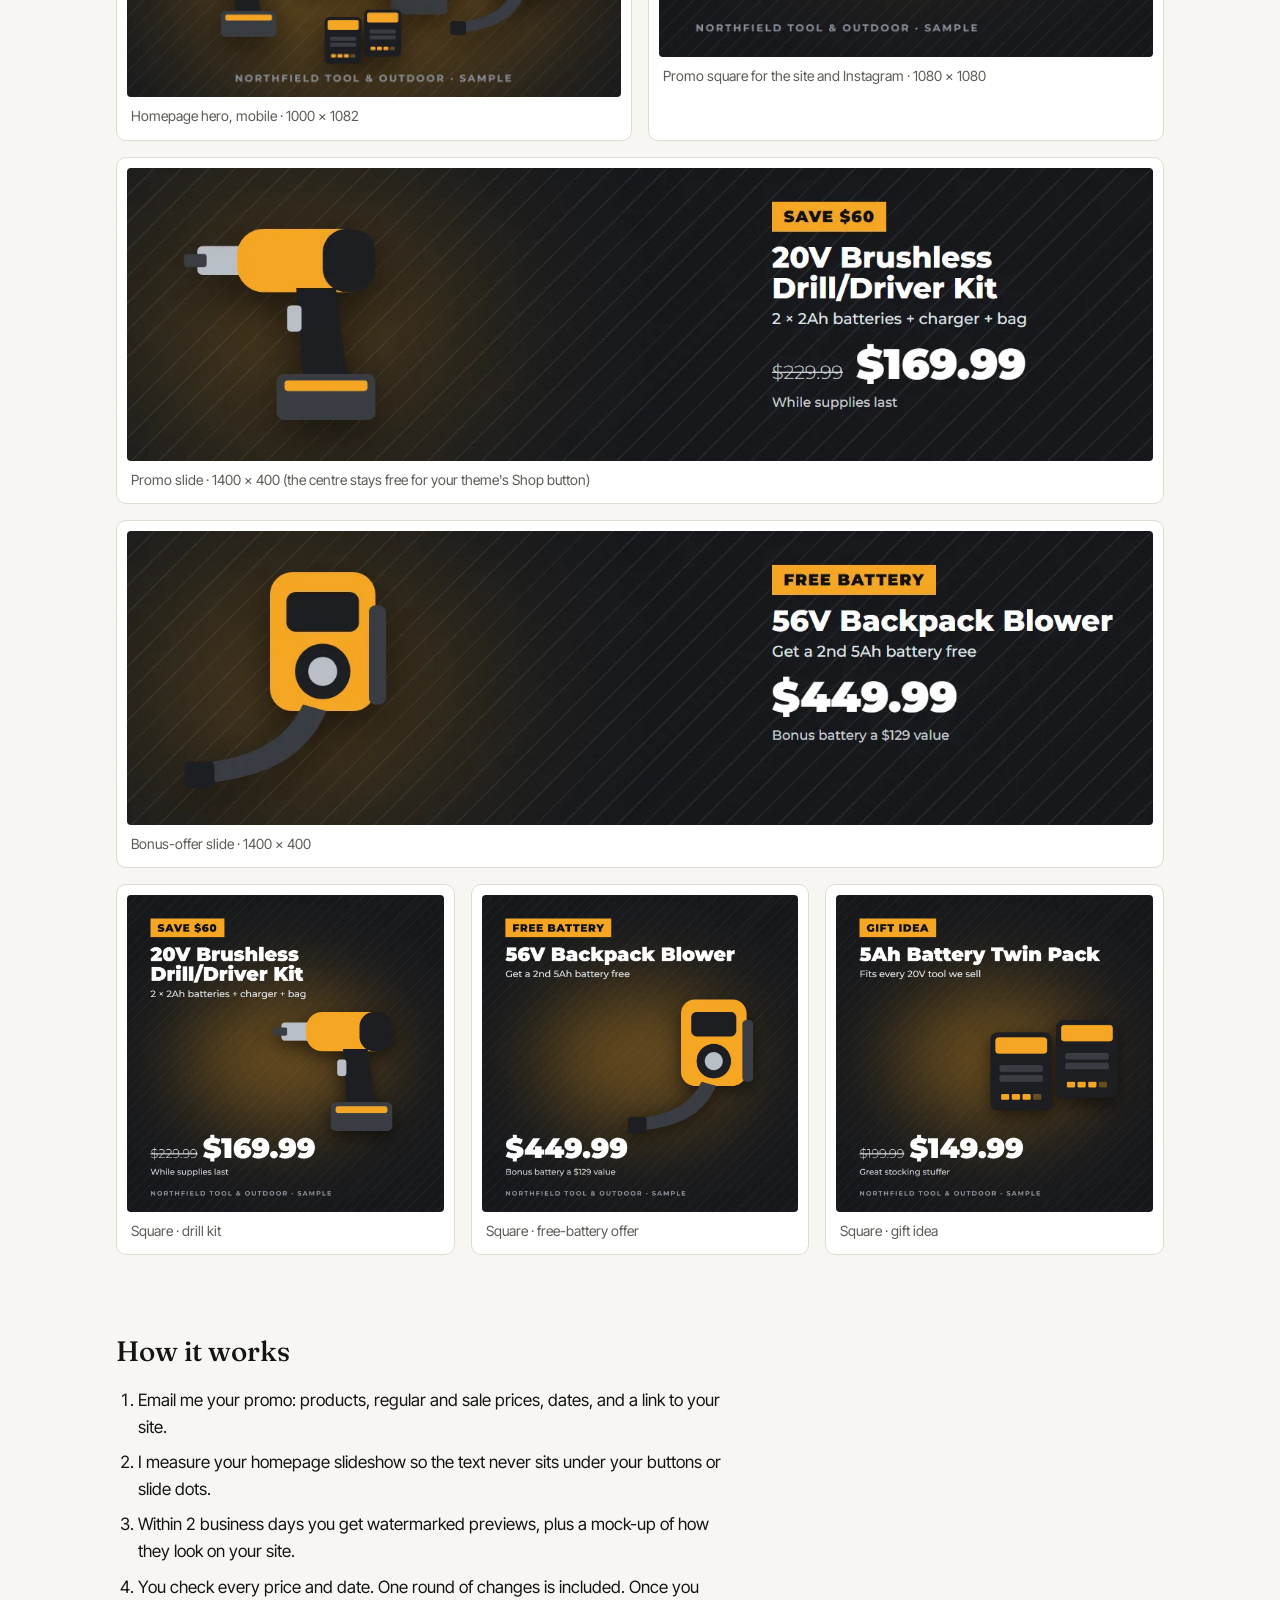
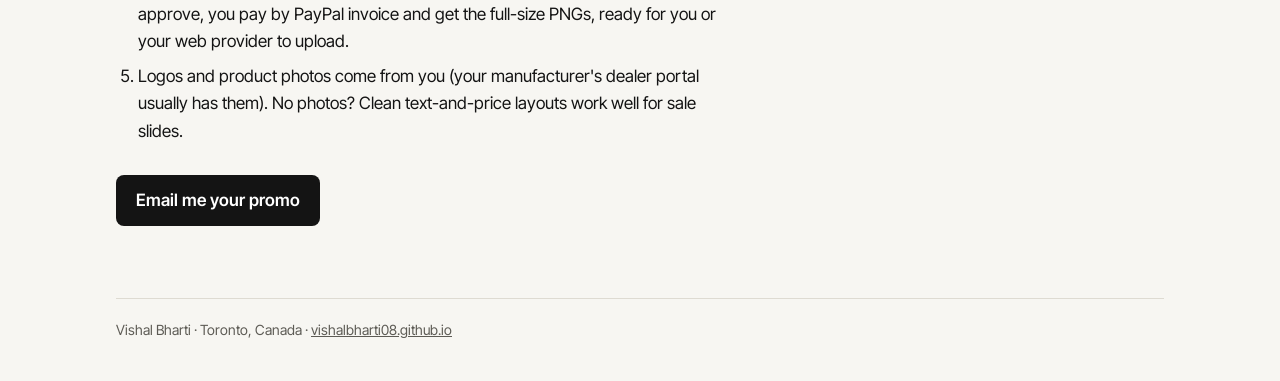
<file: dealers.html>
<!DOCTYPE html>
<html lang="en">
<head>
  <meta charset="utf-8">
  <meta name="viewport" content="width=device-width, initial-scale=1">
  <title>Promo Banners for Tool Dealers</title>
  <meta name="description" content="Fixed-price promo banner packs for independent tool and outdoor-power dealers: homepage hero, promo slides and social squares in your site's exact sizes, ready in 2 business days.">
  <meta name="robots" content="noindex">
  <meta name="color-scheme" content="light">
  <link rel="preconnect" href="https://fonts.googleapis.com">
  <link rel="preconnect" href="https://fonts.gstatic.com" crossorigin>
  <link href="https://fonts.googleapis.com/css2?family=Fraunces:opsz,wght@9..144,400;9..144,500&family=Inter+Tight:wght@400;500;600&display=swap" rel="stylesheet">
  <style>
    :root { --bg:#f7f6f2; --ink:#141414; --muted:#5d5b55; --line:#dedbd2; --card:#ffffff; --accent:#b4530f; }
    * { box-sizing:border-box; margin:0; padding:0; }
    body { background:var(--bg); color:var(--ink); font:17px/1.6 "Inter Tight", system-ui, sans-serif; }
    .wrap { max-width:1080px; margin:0 auto; padding:0 16px; }
    header { padding:28px 0 0; display:flex; justify-content:space-between; align-items:baseline; gap:12px; flex-wrap:wrap; }
    header a { color:var(--ink); text-decoration:none; font-weight:600; }
    header .mail { color:var(--accent); font-weight:500; }
    h1 { font:500 clamp(34px,5vw,56px)/1.08 Fraunces, Georgia, serif; letter-spacing:-.01em; margin:56px 0 18px; max-width:16ch; }
    h2 { font:500 28px/1.2 Fraunces, Georgia, serif; margin:64px 0 18px; }
    .lede { font-size:20px; color:var(--muted); max-width:58ch; }
    .offer { display:grid; grid-template-columns:repeat(auto-fit,minmax(240px,1fr)); gap:16px; margin-top:32px; }
    .offer div { background:var(--card); border:1px solid var(--line); border-radius:10px; padding:20px; }
    .offer b { display:block; font-size:22px; margin-bottom:4px; }
    .offer span { color:var(--muted); font-size:15px; }
    .shot { margin:0 0 16px; background:var(--card); border:1px solid var(--line); border-radius:10px; padding:10px; }
    .shot img { width:100%; height:auto; display:block; border-radius:4px; }
    .shot figcaption { font-size:14px; color:var(--muted); padding:8px 4px 2px; }
    .grid2 { display:grid; grid-template-columns:repeat(auto-fit,minmax(280px,1fr)); gap:16px; }
    .grid3 { display:grid; grid-template-columns:repeat(auto-fit,minmax(220px,1fr)); gap:16px; }
    ol { padding-left:22px; max-width:62ch; } li { margin:8px 0; }
    .note { font-size:15px; color:var(--muted); max-width:66ch; margin-top:10px; }
    .cta { display:inline-block; margin-top:22px; background:var(--ink); color:#fff; padding:12px 20px; border-radius:8px; text-decoration:none; font-weight:600; }
    footer { margin:72px 0 40px; padding-top:20px; border-top:1px solid var(--line); font-size:14px; color:var(--muted); }
    footer a { color:inherit; }
  </style>
</head>
<body>
<div class="wrap">
  <header>
    <a href="./">Vishal Bharti</a>
    <a class="mail" href="mailto:vishalbharti2027@gmail.com?subject=Banner%20pack">vishalbharti2027@gmail.com</a>
  </header>

  <h1>Promo banners for tool and outdoor-power dealers</h1>
  <p class="lede">Send me your promo list. Within 2 business days you get a homepage hero, promo slides and social squares in your website's exact sizes, with the text kept clear of your theme's buttons.</p>

  <div class="offer">
    <div><b>US$150 per pack</b><span>1 hero banner (desktop + mobile) and up to 6 promo slides (wide + square). CA$200 for Canadian stores.</span></div>
    <div><b>2 business days</b><span>After I get your deals (4 business days Dec 9–20). One round of changes included. You approve watermarked previews, then pay by PayPal invoice; full files go out on payment.</span></div>
    <div><b>Product data too</b><span>Supplier products entered into your store's import sheet, checked against the vendor site. 20 products free as a sample.</span></div>
  </div>

  <h2>Samples</h2>
  <p class="note" style="margin:0 0 16px">These use a made-up store and illustrated products. Your pack uses your own logo, product photos and brand-approved artwork.</p>

  <figure class="shot"><img src="assets/dealers/hero_desktop_2000x533.webp" width="2000" height="533" alt="Wide Black Friday homepage banner: Cordless Tool Deals, up to 30% off cordless kits, with a drill, chainsaw, blower and batteries"><figcaption>Homepage hero, desktop · 2000 × 533</figcaption></figure>

  <div class="grid2">
    <figure class="shot"><img src="assets/dealers/hero_mobile_1000x1082.webp" width="1000" height="1082" alt="Mobile version of the Black Friday banner" loading="lazy"><figcaption>Homepage hero, mobile · 1000 × 1082</figcaption></figure>
    <figure class="shot"><img src="assets/dealers/p2_square_1080x1080.webp" width="1080" height="1080" alt="Square promo: 40V chainsaw kit, was $399.99, now $319.99" loading="lazy"><figcaption>Promo square for the site and Instagram · 1080 × 1080</figcaption></figure>
  </div>

  <figure class="shot"><img src="assets/dealers/p1_desktop_1400x400.webp" width="1400" height="400" alt="Wide promo slide: 20V brushless drill kit, was $229.99, now $169.99" loading="lazy"><figcaption>Promo slide · 1400 × 400 (the centre stays free for your theme's Shop button)</figcaption></figure>
  <figure class="shot"><img src="assets/dealers/p3_desktop_1400x400.webp" width="1400" height="400" alt="Wide promo slide: backpack blower with a free second battery" loading="lazy"><figcaption>Bonus-offer slide · 1400 × 400</figcaption></figure>

  <div class="grid3">
    <figure class="shot"><img src="assets/dealers/p1_square_1080x1080.webp" width="1080" height="1080" alt="Square promo for the drill kit" loading="lazy"><figcaption>Square · drill kit</figcaption></figure>
    <figure class="shot"><img src="assets/dealers/p3_square_1080x1080.webp" width="1080" height="1080" alt="Square promo for the blower with a free battery" loading="lazy"><figcaption>Square · free-battery offer</figcaption></figure>
    <figure class="shot"><img src="assets/dealers/p4_square_1080x1080.webp" width="1080" height="1080" alt="Square promo for a battery twin pack gift idea" loading="lazy"><figcaption>Square · gift idea</figcaption></figure>
  </div>

  <h2>How it works</h2>
  <ol>
    <li>Email me your promo: products, regular and sale prices, dates, and a link to your site.</li>
    <li>I measure your homepage slideshow so the text never sits under your buttons or slide dots.</li>
    <li>Within 2 business days you get watermarked previews, plus a mock-up of how they look on your site.</li>
    <li>You check every price and date. One round of changes is included. Once you approve, you pay by PayPal invoice and get the full-size PNGs, ready for you or your web provider to upload.</li>
    <li>Logos and product photos come from you (your manufacturer's dealer portal usually has them). No photos? Clean text-and-price layouts work well for sale slides.</li>
  </ol>
  <a class="cta" href="mailto:vishalbharti2027@gmail.com?subject=Banner%20pack">Email me your promo</a>

  <footer>Vishal Bharti · Toronto, Canada · <a href="./">vishalbharti08.github.io</a></footer>
</div>
</body>
</html>
</file>
<file: styles.css>
/* Vishal Bharti — portfolio. Fraunces for display, Inter Tight for text, one grid, lots of air. */

/* Metric-matched fallback so the swap to Fraunces barely moves the page. */
@font-face {
  font-family: "Fraunces Fallback";
  src: local("Georgia");
  size-adjust: 104%;
  ascent-override: 92%;
  descent-override: 24%;
}

:root {
  --paper: #f7f6f2;
  --surface: #edebe5;
  --surface-2: #e4e1d9;
  --ink: #141414;
  --ink-2: #4a4945;
  --muted: #6b6a65;
  --rule: #dddad2;
  --rule-strong: #b9b5ab;   /* decorative only: portrait plate */
  --link-rule: #827f76;     /* 3.7:1 on paper: link underlines, diagram strokes */
  --sans: "Inter Tight", "Inter", system-ui, -apple-system, "Segoe UI", Helvetica, Arial, sans-serif;
  --serif: "Fraunces", "Fraunces Fallback", "Iowan Old Style", "Palatino Linotype", Georgia, serif;
  --max: 1280px;
  --gutter: clamp(20px, 4vw, 56px);
  --section: clamp(72px, 10vw, 140px);
  --radius: 4px;
  --shadow: 0 1px 2px rgba(20,20,20,.06), 0 14px 40px rgba(20,20,20,.10);
  /* Five-step type scale */
  --t-xs: .8125rem;
  --t-s: .9375rem;
  --t-m: 1.0625rem;
  --t-l: 1.25rem;
  --t-xl: 1.5rem;
}

*, *::before, *::after { box-sizing: border-box; }

html { scroll-behavior: smooth; -webkit-text-size-adjust: 100%; }
@media (prefers-reduced-motion: reduce) {
  html { scroll-behavior: auto; }
  *, *::before, *::after { transition: none !important; animation: none !important; }
}

body {
  margin: 0;
  background: var(--paper);
  color: var(--ink);
  font-family: var(--sans);
  font-size: var(--t-m);
  line-height: 1.55;
  font-weight: 400;
  -webkit-font-smoothing: antialiased;
  text-rendering: optimizeLegibility;
  overflow-x: hidden;
}

img { display: block; max-width: 100%; height: auto; }

a { color: inherit; text-decoration: underline; text-decoration-thickness: 1px; text-underline-offset: .18em; text-decoration-color: var(--link-rule); transition: text-decoration-color .15s ease; }
a:hover { text-decoration-color: var(--ink); }
:focus-visible { outline: 2px solid var(--ink); outline-offset: 3px; border-radius: 2px; }

h1, h2 { margin: 0; font-family: var(--serif); font-weight: 300; font-variation-settings: "opsz" 144; letter-spacing: -0.015em; line-height: 1.05; text-wrap: balance; }
h3 { margin: 0; font-weight: 500; letter-spacing: -0.02em; line-height: 1.15; text-wrap: balance; }
p { margin: 0; }
ul, ol { margin: 0; padding: 0; list-style: none; }
dl, dd { margin: 0; }
strong { font-weight: 600; }

.muted { color: var(--muted); }
.nowrap { white-space: nowrap; }
.sr-only { position: absolute; width: 1px; height: 1px; overflow: hidden; clip: rect(0 0 0 0); white-space: nowrap; }

.skip { position: absolute; left: var(--gutter); top: -100px; background: var(--ink); color: var(--paper); padding: 10px 14px; z-index: 10; text-decoration: none; }
.skip:focus { top: 12px; outline: 2px solid var(--paper); outline-offset: -5px; }

/* ---------- Type scale ---------- */
.eyebrow, .facts dt, .facts-col dt, .skills dt, .index {
  font-size: var(--t-xs);
  font-weight: 500;
  letter-spacing: .14em;
  text-transform: uppercase;
  color: var(--muted);
}
.eyebrow { margin-bottom: .9rem; }
.eyebrow-gap { margin-top: 2rem; }
.index { color: var(--ink); font-variant-numeric: tabular-nums; }
.index span { color: var(--muted); margin-left: .6em; }
.body-lg { font-size: var(--t-l); line-height: 1.5; letter-spacing: -0.005em; max-width: 60ch; }
.h-small { font-size: var(--t-l); }

/* ---------- Layout ---------- */
.site-head, .hero, .facts, .section, .site-foot {
  width: min(100% - 2 * var(--gutter), var(--max));
  margin-inline: auto;
}

.site-head {
  display: flex; flex-wrap: wrap; align-items: center; justify-content: space-between; gap: 12px 24px;
  padding: 18px 0;
}
.wordmark { white-space: nowrap; font-family: var(--serif); font-weight: 400; font-variation-settings: "opsz" 24; letter-spacing: -0.01em; text-decoration: none; font-size: 1.2rem; }
.site-nav { display: flex; flex-wrap: wrap; gap: 0 clamp(14px, 2.5vw, 32px); font-size: var(--t-s); }
.site-nav a { display: inline-block; padding: 9px 2px; text-decoration: none; color: var(--ink-2); }
.site-nav a:hover, .site-nav .nav-resume { color: var(--ink); }

/* ---------- Hero ---------- */
.hero {
  display: grid;
  grid-template-columns: 1fr 400px;
  gap: clamp(32px, 6vw, 96px);
  align-items: end;
  padding: clamp(40px, 7vw, 88px) 0 clamp(48px, 6vw, 80px);
}
.hero h1 {
  font-size: clamp(2.6rem, 6.4vw, 5.6rem);
  line-height: 1;
  max-width: 14ch;
  margin-bottom: clamp(24px, 3vw, 40px);
}
.lede { font-size: clamp(1.1rem, 1.5vw, 1.3rem); line-height: 1.5; max-width: 54ch; color: var(--ink-2); }
.hero-cta { display: flex; flex-wrap: wrap; align-items: center; gap: 4px 22px; margin-top: clamp(20px, 2.5vw, 36px); }
.button {
  display: inline-block; background: var(--ink); color: var(--paper);
  padding: 14px 22px; text-decoration: none; font-weight: 500; font-size: var(--t-m); letter-spacing: .005em;
  border-radius: var(--radius); transition: background .15s ease;
}
.button:hover { background: #000; }
.text-link, .meta-row a, .contact-links a { display: inline-block; padding: 10px 0; }
.text-link { font-size: var(--t-m); font-weight: 500; }

/* Portrait at native 400px in a thin plate. */
.hero-photo { margin: 0; justify-self: end; width: 100%; max-width: 400px; }
.hero-photo img { width: 100%; aspect-ratio: 1 / 1; border: 1px solid var(--rule-strong); padding: 6px; background: var(--paper); filter: saturate(.92); }
figcaption { font-family: var(--serif); font-style: italic; font-weight: 400; font-variation-settings: "opsz" 14; font-size: var(--t-s); color: var(--muted); }

/* ---------- Facts strip ---------- */
.facts {
  display: grid;
  grid-template-columns: repeat(4, 1fr);
  gap: 32px;
  padding: 36px 0;
  border-top: 1px solid var(--ink);
  border-bottom: 1px solid var(--rule);
  font-size: var(--t-m);
  line-height: 1.45;
}
.facts dt { margin-bottom: .6rem; }
.facts .muted { font-size: var(--t-s); }

/* ---------- Sections ---------- */
.section { padding-top: var(--section); }
.section-head {
  display: grid;
  grid-template-columns: 2fr 10fr;
  gap: 24px;
  align-items: start;
  padding-bottom: clamp(32px, 4vw, 56px);
}
.section-head .index { padding-top: .9em; }
.section-head h2 { font-size: clamp(2.2rem, 4.4vw, 3.6rem); }
.section-flagship .section-head h2 { font-size: clamp(2.6rem, 5vw, 4.4rem); }
.section-sub { margin-top: 14px; font-size: var(--t-m); color: var(--ink-2); max-width: 60ch; }

.cols { display: grid; gap: clamp(32px, 5vw, 80px); padding-top: clamp(40px, 5vw, 72px); }
.cols-2 { grid-template-columns: 1fr 1fr; }
.cols-flagship { grid-template-columns: 5fr 7fr; }
.cols-rule { margin-top: clamp(40px, 5vw, 72px); border-top: 1px solid var(--rule); }
.cols-rule p:last-child { max-width: 62ch; }

.points li { padding: 14px 0; border-top: 1px solid var(--rule); font-size: var(--t-m); line-height: 1.5; color: var(--ink-2); }
.points li:first-child { border-top: 0; padding-top: 0; }
.points-tight li { padding: 10px 0; font-size: var(--t-s); }
.points-tight li:first-child { padding-top: 0; }

.meta-row { margin-top: .6rem; display: flex; flex-wrap: wrap; gap: 0 24px; font-size: var(--t-s); font-weight: 500; }

/* yourCB stats row: numbers in the display face, no tiles. */
.stats {
  display: grid; grid-template-columns: repeat(4, 1fr); gap: 24px 32px;
  margin-top: clamp(40px, 5vw, 64px); padding: 28px 0 0; border-top: 1px solid var(--rule);
}
.stats li { display: flex; flex-direction: column; gap: 8px; }
.stat-n { font-family: var(--serif); font-weight: 300; font-variation-settings: "opsz" 144; font-size: clamp(2.2rem, 3.6vw, 3.2rem); line-height: 1; letter-spacing: -0.02em; font-variant-numeric: tabular-nums; }
.stat-l { font-size: var(--t-s); color: var(--muted); line-height: 1.4; max-width: 24ch; text-wrap: pretty; }

/* yourCB fact list beside the prose. */
.facts-col { margin-top: 2rem; border-top: 1px solid var(--rule); }
.facts-col > div { display: grid; grid-template-columns: 112px 1fr; gap: 16px; padding: 11px 0; border-bottom: 1px solid var(--rule); font-size: var(--t-s); }
.facts-col dt { padding-top: 3px; }
.facts-col dd { color: var(--ink-2); }

/* Numbered "What I built" list. */
.built { counter-reset: built; }
.built li { counter-increment: built; display: grid; grid-template-columns: 40px 1fr; gap: 0 12px; padding: 18px 0; border-top: 1px solid var(--rule); }
.built li:first-child { border-top: 0; padding-top: 0; }
.built li::before { content: "0" counter(built); font-size: var(--t-xs); font-weight: 500; letter-spacing: .08em; color: var(--muted); font-variant-numeric: tabular-nums; padding-top: 4px; }
.built h3 { grid-column: 2; font-size: var(--t-m); margin-bottom: 6px; }
.built p { grid-column: 2; font-size: var(--t-s); line-height: 1.5; color: var(--ink-2); }

/* ---------- Image bands ---------- */
.band {
  margin: 0;
  position: relative;
  background: var(--surface);
  border-radius: var(--radius);
  padding: clamp(20px, 4.5vw, 72px);
}
.band figcaption { margin-top: 18px; max-width: 70ch; }
.band-yourcb { padding-right: clamp(20px, 12vw, 180px); }

.browser-frame {
  background: #fff;
  border-radius: var(--radius);
  overflow: hidden;
  box-shadow: var(--shadow);
}
.browser-frame::before {
  content: attr(data-url);
  display: block;
  height: 30px;
  line-height: 30px;
  text-align: center;
  position: relative;
  z-index: 1;
  background: #f1f0ec;
  border-bottom: 1px solid #e3e1db;
  font-size: var(--t-xs);
  letter-spacing: .06em;
  color: var(--muted);
}
.browser-frame img { width: 100%; }
/* The kjar.in capture ends mid-section; end the frame on the heading instead. */
.band-kjar .browser-frame img { aspect-ratio: 1440 / 800; object-fit: cover; object-position: 0 0; }

.phone-frame {
  background: #0b0b0c;
  border-radius: 22px;
  padding: 6px;
  box-shadow: var(--shadow);
  overflow: hidden;
}
.phone-frame img { border-radius: 17px; width: 100%; }
.phone-frame-overlap {
  position: absolute;
  right: clamp(16px, 4vw, 64px);
  bottom: clamp(52px, 7vw, 110px);
  width: clamp(110px, 15vw, 210px);
  padding: 5px;
  border-radius: 18px;
}
.phone-frame-overlap img { border-radius: 14px; }

/* Phone shots are cropped in the frame: Snake and Ladder carries letterbox bars,
   Block Merge carries a status bar and an ad strip. */
.phone-crop { aspect-ratio: 9 / 17; }
.phone-crop img { width: 100%; height: 100%; object-fit: cover; }
.crop-ad img { object-position: 50% 45%; }
.crop-board img { object-position: 50% 100%; }
.crop-players img { object-position: 50% 92%; }

/* ---------- Architecture diagram ---------- */
.arch { margin-top: clamp(48px, 6vw, 88px); padding-top: clamp(32px, 4vw, 48px); border-top: 1px solid var(--rule); }
.arch-head { display: grid; grid-template-columns: 2fr 10fr; gap: 24px; margin-bottom: 36px; align-items: start; }
.arch-head .eyebrow { padding-top: .55em; margin: 0; }
.pull { font-family: var(--serif); font-style: italic; font-weight: 400; font-variation-settings: "opsz" 144; font-size: clamp(1.5rem, 2.4vw, 2.1rem); line-height: 1.2; color: var(--ink); max-width: 28ch; text-wrap: balance; }
.arch-grid {
  display: grid;
  grid-template-columns: 1fr 84px 1fr 84px 1fr;
  gap: 24px 0;
  align-items: stretch;
}
.node {
  position: relative;
  background: var(--paper);
  border: 1px solid var(--link-rule);
  border-radius: var(--radius);
  padding: 38px 18px 18px;
  min-height: 150px;
}
.node::before {
  content: attr(data-step);
  position: absolute; top: 13px; left: 18px;
  font-size: var(--t-xs); letter-spacing: .14em; text-transform: uppercase; color: var(--muted); font-weight: 500;
}
.node-core { border-color: var(--ink); box-shadow: inset 0 0 0 1px var(--ink); }
.node-quiet { background: transparent; border-style: dashed; }
.node-span { grid-column: 3 / -1; }
.node-title { font-weight: 600; font-size: var(--t-m); letter-spacing: -0.01em; margin-bottom: 6px; }
.node-sub { font-size: var(--t-s); color: var(--muted); line-height: 1.4; }
.node-list { font-size: var(--t-s); color: var(--ink-2); line-height: 1.45; }
.node-list li { padding-left: 12px; position: relative; }
.node-list li::before { content: ""; position: absolute; left: 0; top: .62em; width: 5px; height: 1px; background: var(--link-rule); }
.node-list-2 { display: grid; grid-template-columns: 1fr 1fr; gap: 0 24px; }
.pill { display: inline-block; vertical-align: 2px; margin-left: 6px; font-size: .72rem; font-weight: 500; letter-spacing: .1em; text-transform: uppercase; color: var(--ink); border: 1px solid var(--link-rule); border-radius: 999px; padding: 1px 7px; }

.arrow { position: relative; align-self: center; height: 1px; background: var(--link-rule); margin: 0 8px; }
.arrow::after {
  content: ""; position: absolute; right: -1px; top: -4px;
  width: 7px; height: 7px; border-top: 1px solid var(--link-rule); border-right: 1px solid var(--link-rule);
  transform: rotate(45deg);
}
.arrow::before {
  content: attr(data-label);
  position: absolute; left: 50%; top: 10px; transform: translateX(-50%);
  white-space: nowrap; font-size: var(--t-xs); letter-spacing: .08em; text-transform: uppercase; color: var(--muted);
}
.node-wide { grid-column: 1 / -1; min-height: 0; padding-bottom: 16px; }
.node-row { display: flex; flex-wrap: wrap; gap: 8px 40px; font-size: var(--t-s); color: var(--ink-2); }
.node-row strong { color: var(--ink); margin-right: 8px; }

/* ---------- Apps ---------- */
.app {
  display: grid;
  grid-template-columns: 4fr 8fr;
  gap: clamp(32px, 5vw, 80px);
  align-items: center;
  padding: clamp(40px, 5vw, 72px) 0;
  border-top: 1px solid var(--rule);
}
.app:first-of-type { border-top: 0; padding-top: 0; }
.app-reverse { grid-template-columns: 8fr 4fr; }
.app-reverse .app-text { order: 2; }
.app-reverse .app-shots-wrap { order: 1; }
.app-text { max-width: 62ch; }
.app-text > p { color: var(--ink-2); margin-bottom: 1.2rem; }
.app-mark { display: flex; align-items: center; gap: 16px; margin-bottom: 1.4rem; }
.app-mark img { width: 56px; height: 56px; border-radius: 14px; box-shadow: 0 1px 2px rgba(0,0,0,.12); }
.app-mark h3 { font-size: var(--t-xl); }
.app-meta { font-size: var(--t-s); color: var(--muted); margin-top: 4px; display: flex; flex-wrap: wrap; align-items: center; gap: 10px; }
.status {
  display: inline-block; font-size: .75rem; font-weight: 600; letter-spacing: .12em; text-transform: uppercase;
  color: var(--paper); background: var(--ink); padding: 3px 7px 2px; border-radius: var(--radius);
}
.status-quiet { color: var(--ink); background: var(--surface-2); }
.app-shots {
  display: grid;
  grid-template-columns: repeat(3, 1fr);
  gap: clamp(12px, 2.5vw, 28px);
  background: var(--surface);
  border-radius: var(--radius);
  padding: clamp(20px, 4vw, 56px) clamp(20px, 5vw, 72px);
  align-items: end;
}
.app-shots-2 { grid-template-columns: 1fr 1fr; padding-inline: clamp(40px, 9vw, 140px); }
.swipe-hint { display: none; }
.cols-rule h3 { margin-bottom: 8px; }
.cols-rule .app-meta { margin-bottom: 14px; }
.cols-rule p:last-child { color: var(--ink-2); }

/* ---------- Timeline ---------- */
.timeline li {
  display: grid;
  grid-template-columns: 2fr 10fr;
  gap: 24px;
  padding: 26px 0;
  border-top: 1px solid var(--rule);
}
.timeline li:last-child { border-bottom: 1px solid var(--rule); }
.t-date { font-size: var(--t-s); color: var(--muted); font-variant-numeric: tabular-nums; padding-top: 4px; }
.timeline h3 { font-size: var(--t-l); display: flex; flex-wrap: wrap; gap: 4px 14px; align-items: baseline; }
.t-role { font-size: var(--t-s); font-weight: 400; color: var(--muted); }
.timeline p:not(.t-date) { margin-top: 8px; color: var(--ink-2); max-width: 72ch; }
.education { display: grid; grid-template-columns: 2fr 10fr; gap: 24px; padding: 26px 0 0; }
.education .eyebrow { margin: 0; padding-top: 4px; }
.education p:last-child { color: var(--ink-2); }

/* ---------- Skills ---------- */
.skills > div {
  display: grid; grid-template-columns: 2fr 10fr; gap: 24px;
  padding: 18px 0; border-top: 1px solid var(--rule);
}
.skills > div:last-child { border-bottom: 1px solid var(--rule); }
.skills dt { padding-top: 5px; }
.skills dd { color: var(--ink-2); }

/* ---------- Contact ---------- */
.section-contact { padding-bottom: clamp(48px, 6vw, 80px); }
.contact-email { font-family: var(--serif); font-weight: 300; font-variation-settings: "opsz" 144; font-size: clamp(1.7rem, 4.6vw, 4rem); letter-spacing: -0.02em; line-height: 1.1; overflow-wrap: anywhere; }
.contact-email a { text-decoration-thickness: 1px; text-underline-offset: .14em; }
.contact-links { display: flex; flex-wrap: wrap; gap: 0 22px; margin-top: 26px; font-size: var(--t-m); font-weight: 500; }

.site-foot {
  display: flex; flex-wrap: wrap; justify-content: space-between; gap: 8px 24px;
  padding: 28px 0 40px; border-top: 1px solid var(--ink); font-size: var(--t-s);
}

/* ---------- Responsive ---------- */
@media (max-width: 1100px) {
  .hero { grid-template-columns: 7fr 5fr; }
  .app { grid-template-columns: 5fr 7fr; }
  .app-reverse { grid-template-columns: 7fr 5fr; }
  .facts, .stats { grid-template-columns: repeat(2, 1fr); }
  .cols-flagship { grid-template-columns: 1fr 1fr; }
  /* keep the caption clear of the overlapping phone */
  .band-yourcb figcaption { padding-right: clamp(72px, 10vw, 110px); }
}

@media (max-width: 820px) {
  .section-head, .arch-head, .timeline li, .education, .skills > div { grid-template-columns: 1fr; gap: 10px; }
  .section-head .index { padding-top: 0; }
  .arch-head .eyebrow { padding-top: 0; }
  .cols-2, .cols-flagship { grid-template-columns: 1fr; }
  .app, .app-reverse { grid-template-columns: 1fr; }
  .app-reverse .app-text { order: 1; }
  .app-reverse .app-shots-wrap { order: 2; }
  /* Diagram stacks into two labelled columns of boxes. */
  .arch-grid { grid-template-columns: 1fr; gap: 0; }
  .node { min-height: 0; padding: 30px 16px 14px; }
  .node::before { top: 11px; left: 16px; }
  .node-span { grid-column: auto; }
  .node-list-2 { grid-template-columns: 1fr; }
  .arrow { width: 1px; height: 40px; margin: 0 auto; }
  .arrow::after { right: -3px; top: auto; bottom: 0; transform: rotate(135deg); }
  .arrow::before { top: 50%; left: 14px; transform: translateY(-50%); }
  .node-wide { margin-top: 24px; }
  .arch-grid > .node:first-child, .node-newrow { margin-top: 26px; }
  .arch-grid > .node:first-child::after, .node-newrow::after {
    position: absolute; top: -24px; left: 0;
    font-size: var(--t-xs); letter-spacing: .14em; text-transform: uppercase; color: var(--muted); font-weight: 500;
  }
  .arch-grid > .node:first-child::after { content: "Request path"; }
  .node-newrow { margin-top: 44px; }
  .node-newrow::after { content: "Ingestion path"; }
}

@media (max-width: 640px) {
  body { font-size: 1rem; }
  .site-head { padding: 10px 0; }
  .site-nav { gap: 0 14px; }
  .hero { grid-template-columns: 1fr; gap: 20px; padding-top: 14px; }
  .hero-photo { order: -1; width: 50%; justify-self: start; }
  .hero-photo img { padding: 4px; }
  .hero h1 { font-size: clamp(2.4rem, 11.5vw, 3.2rem); max-width: none; }
  .facts { grid-template-columns: 1fr; gap: 22px; padding: 28px 0; }
  .stats { grid-template-columns: 1fr 1fr; gap: 24px 20px; }
  .built li { grid-template-columns: 32px 1fr; }
  .band-yourcb { padding-right: clamp(20px, 4.5vw, 72px); }
  .band-yourcb figcaption { padding-right: 0; }
  .browser-frame::before { height: 24px; line-height: 24px; font-size: .72rem; }
  /* On a phone, show the phone capture and drop the desktop one. */
  .band-yourcb .browser-frame { display: none; }
  .band-yourcb .phone-frame-overlap { display: block; position: static; width: 58%; margin: 0 auto; }
  /* Phones become a horizontally scroll-snapped row instead of three tiny thumbnails. */
  .app-shots, .app-shots-2 {
    display: flex; gap: 14px; padding: 16px 0 16px 16px; align-items: end;
    overflow-x: auto; overscroll-behavior-x: contain; scroll-snap-type: x mandatory; scroll-padding: 16px;
    -webkit-overflow-scrolling: touch; scrollbar-width: thin;
  }
  .app-shots::after { content: ""; flex: 0 0 16px; }
  .app-shots .phone-frame { flex: 0 0 min(210px, 72%); scroll-snap-align: start; }
  .swipe-hint { display: block; margin-top: 10px; font-size: var(--t-s); color: var(--muted); }
  .phone-frame { border-radius: 16px; padding: 4px; }
  .phone-frame img { border-radius: 12px; }
  .app-mark h3 { font-size: 1.3rem; }
  .meta-row { gap: 0 18px; }
}

/* ---------- Print ---------- */
@media print {
  body { background: #fff; color: #000; font-size: 10.5pt; }
  .skip, .site-nav, .hero-cta, .band, .app-shots-wrap, .phone-frame { display: none; }
  .hero { grid-template-columns: 1fr 140px; }
  .section { padding-top: 28pt; break-inside: avoid; }
  a { text-decoration: none; color: #000; }
  .contact-links a[href^="http"]::after { content: " (" attr(href) ")"; font-size: .8em; color: #555; }
}
</file>
